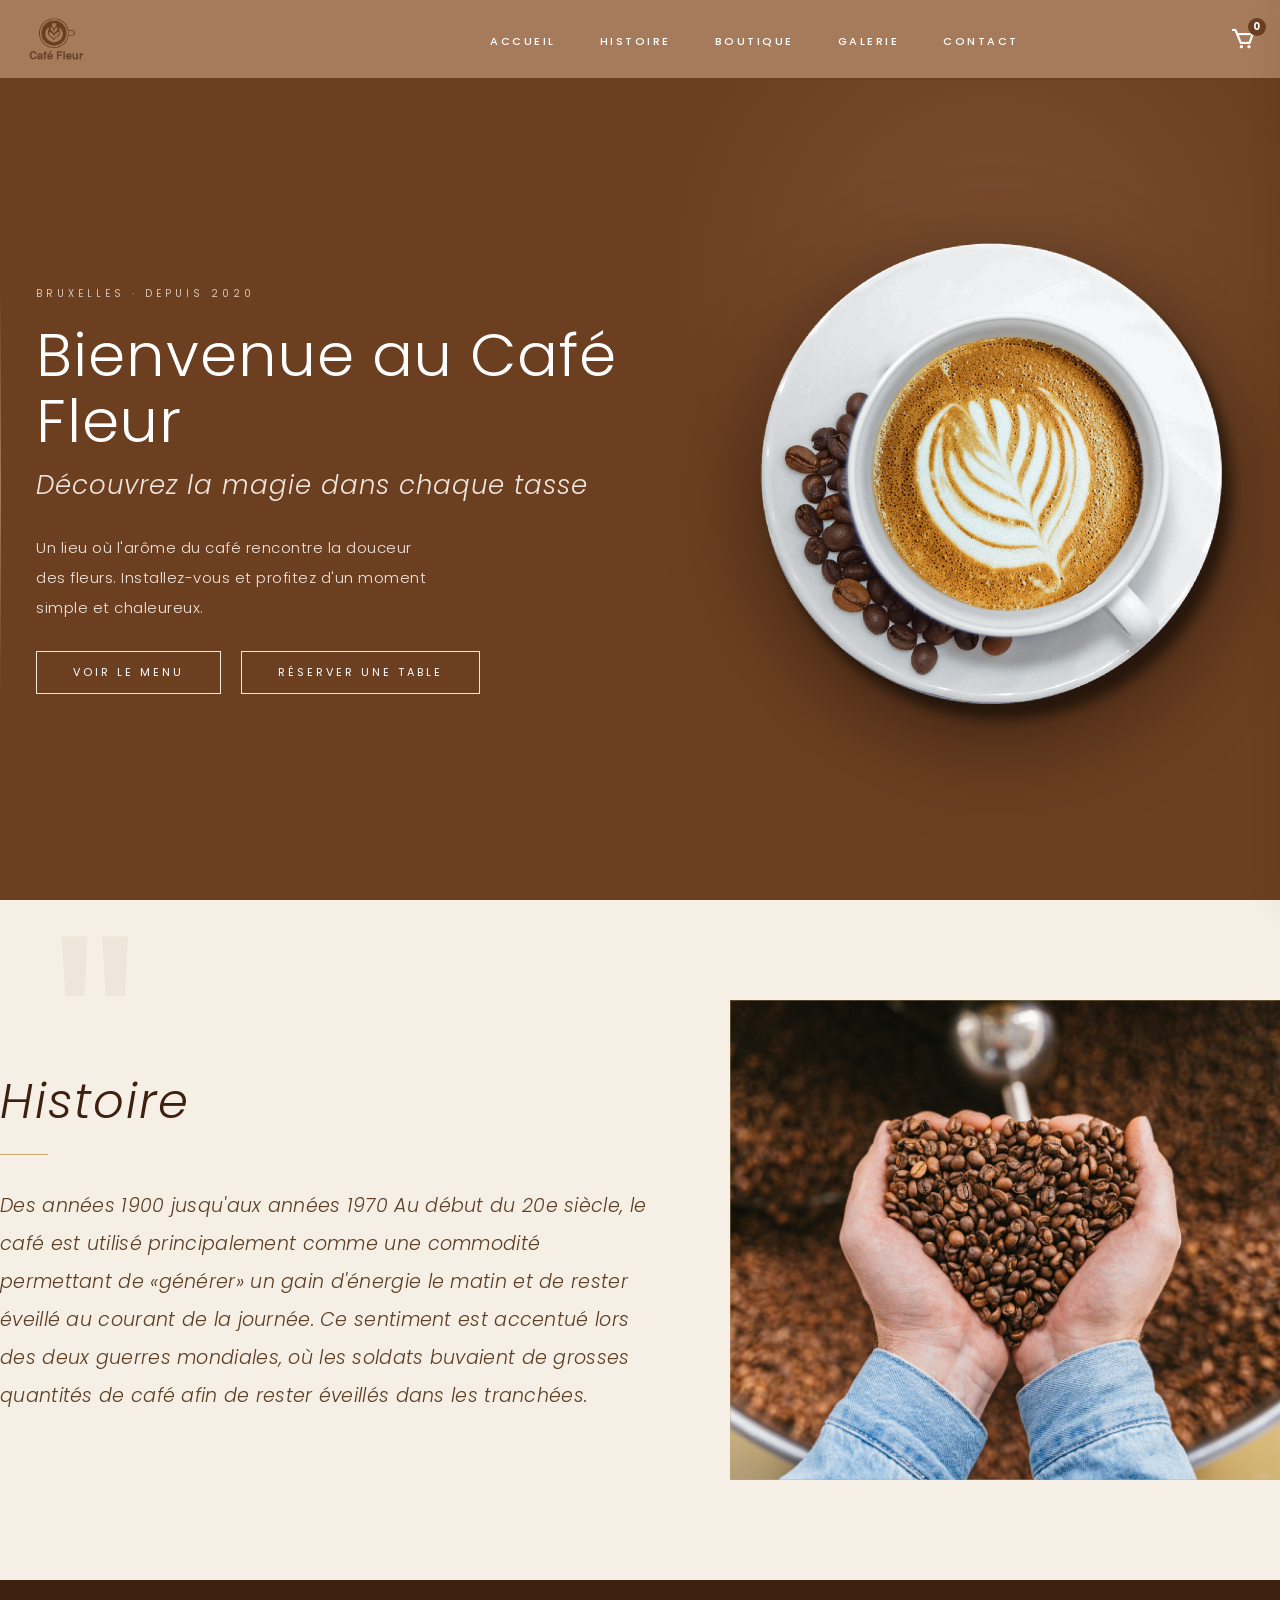
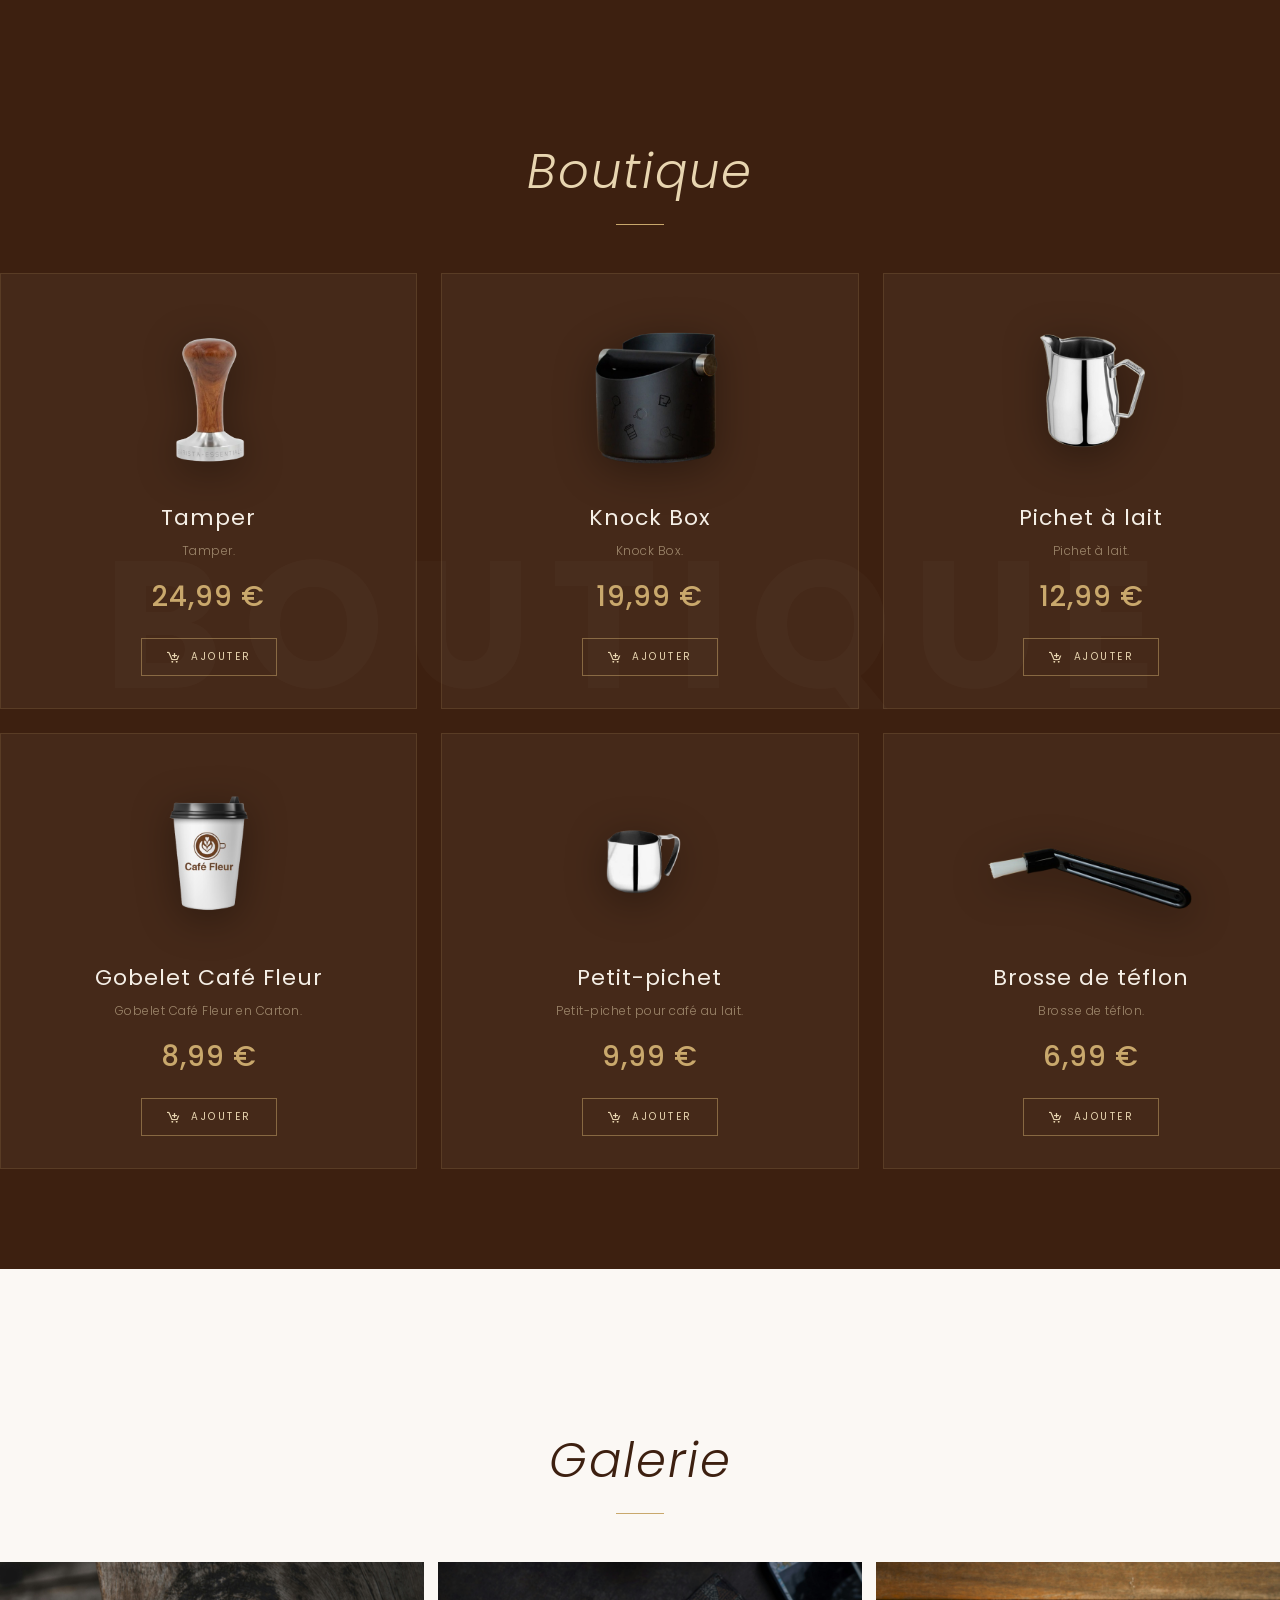
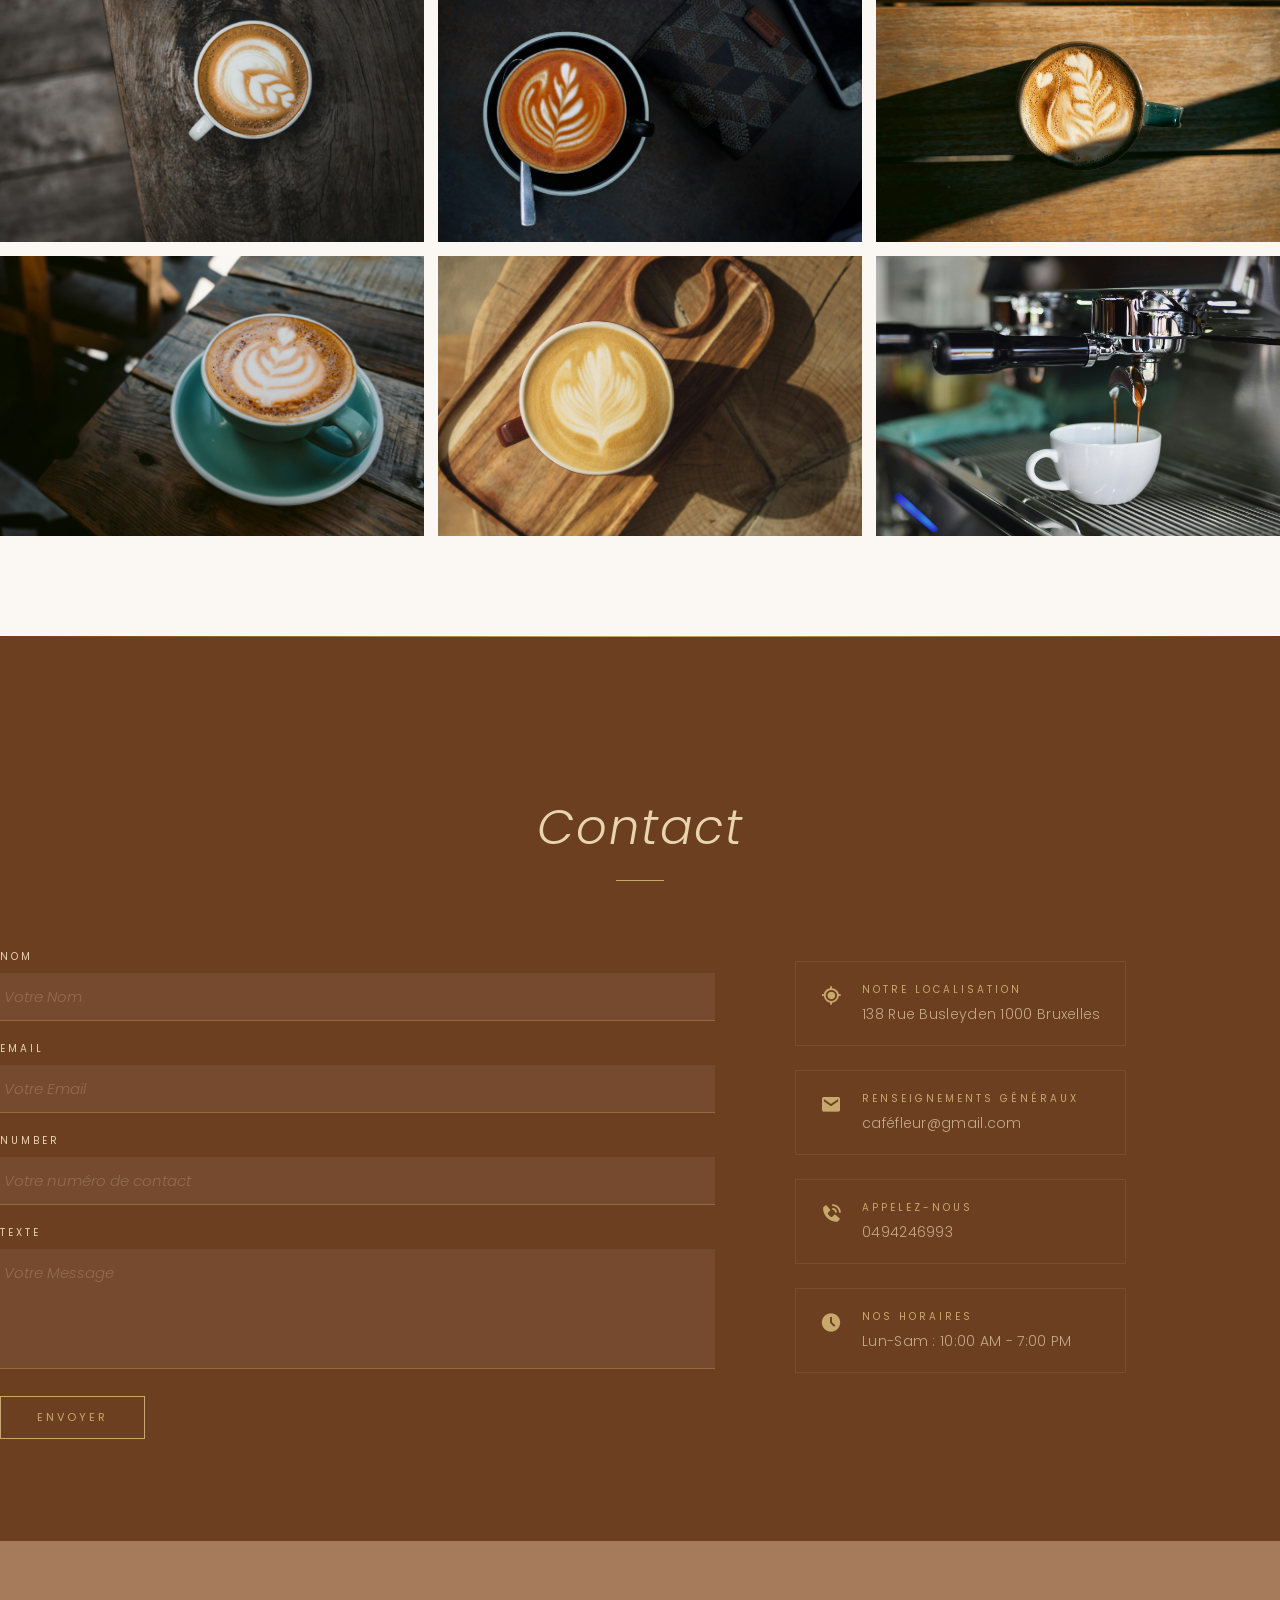
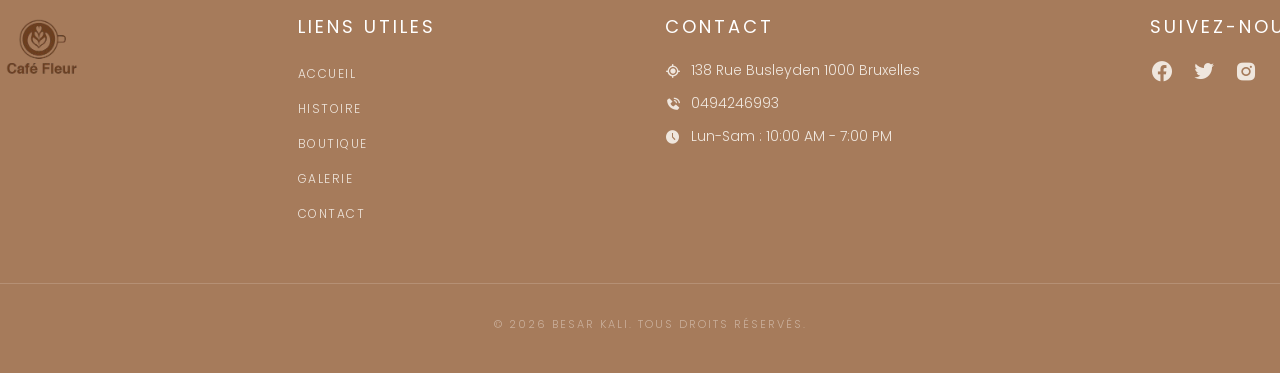
<file: index.html>
<!DOCTYPE html>
<html lang="en">

<head>
    <meta charset="UTF-8">
    <meta name="viewport" content="width=device-width, initial-scale=1.0">
    <title>Café Fleur</title>
</head>
<link rel="stylesheet" href="style.css">
<!-- Box Icon Link -->
<link href='https://unpkg.com/boxicons@2.1.4/css/boxicons.min.css' rel='stylesheet'>
</head>

<body>
    <!-- Header & Navbar Section -->
    <header>
        <nav>
            <div class="nav_logo">
                <a href="index.html">
                    <img src="logo.png" alt="Coffee Logo">
                </a>
            </div>

            <input type="checkbox" id="click">
            <label for="click">
                <i class='menu_btn bx bx-menu'></i>
                <i class='close_btn bx bx-x-circle'></i>
            </label>

            <ul>
                <li><a href="index.html">Accueil</a></li>
                <li><a href="#about">Histoire</a></li>
                <li><a href="#service">Boutique</a></li>
                <li><a href="#gallery">Galerie</a></li>
                <li><a href="#contact">Contact</a></li>
            </ul>

            <!-- Cart Icon in Navbar -->
            <div class="cart_icon" onclick="toggleCart()">
                <i class='bx bx-cart'></i>
                <span class="cart_count" id="cart_count">0</span>
            </div>
        </nav>
    </header>

    <!-- Cart Sidebar -->
    <div class="cart_sidebar" id="cart_sidebar">
        <div class="cart_header">
            <h3>🛒 Mon Panier</h3>
            <i class='bx bx-x close_cart' onclick="toggleCart()"></i>
        </div>
        <div class="cart_items" id="cart_items">
            <p class="empty_cart">Votre panier est vide.</p>
        </div>
        <div class="cart_footer">
            <div class="cart_total">
                <span>Total :</span>
                <span id="cart_total">0,00 €</span>
            </div>
            <button class="button cart_checkout">Commander</button>
        </div>
    </div>
    <div class="cart_overlay" id="cart_overlay" onclick="toggleCart()"></div>

    <!-- Hero Section -->
    <section class="hero_section">
        <div class="section_container">
            <div class="hero_container">
                <div class="text_section">
                    <span class="hero_eyebrow">Bruxelles · Depuis 2020</span>
                    <h2>Bienvenue au Café Fleur</h2>
                    <h3>Découvrez la magie dans chaque tasse</h3>
                    <p>Un lieu où l'arôme du café rencontre la douceur des fleurs.
                        Installez-vous et profitez d'un moment simple et chaleureux.</p>

                    <div class="hero_section_button">
                        <a href="menucafefleur.pdf" class="button" target="_blank" download>
                            Voir le menu
                        </a>
                        <a href="reservation.html" class="button">Réserver une table</a>
                    </div>
                </div>

                <div class="imgae_section">
                    <img src="cofffee_image.png" alt="Coffee">
                </div>
            </div>
        </div>
    </section>

    <!-- About Us Section -->
    <section class="about_us" id="about">
        <div class="section_container">
            <div class="about_container">
                <div class="text_section">
                    <h2 class="section_title">Histoire</h2>
                    <p>
                        Des années 1900 jusqu'aux années 1970

                        Au début du 20e siècle, le café est utilisé principalement comme une commodité
                        permettant de «générer» un gain d'énergie le matin et de rester éveillé au courant de la
                        journée.
                        Ce sentiment est accentué lors des deux guerres mondiales,
                        où les soldats buvaient de grosses quantités de café afin de rester éveillés dans les tranchées.
                    </p>
                </div>

                <div class="image_section">
                    <img src="pexels1.jpg" alt="coffee">
                </div>
            </div>
        </div>
    </section>

    <!-- Services Section -->
    <section class="services" id="service">
        <h2 class="section_title">Boutique</h2>
        <div class="section_container">
            <div class="service_container">
                <div class="services_items">
                    <img src="2025-06-10_192406-removebg-preview.png" alt="Hot Beverages">
                    <div class="services_text">
                        <h3>Tamper</h3>
                        <p class="product_desc">Tamper.</p>
                        <p class="product_price">24,99 €</p>
                        <button class="button add_to_cart" onclick="addToCart('Tamper', 24.99)">
                            <i class='bx bx-cart-add'></i> Ajouter
                        </button>
                    </div>
                </div>
                <div class="services_items">
                    <img src="2025-06-17_211222-removebg-preview (1).png" alt="Cold Beverages">
                    <div class="services_text">
                        <h3>Knock Box</h3>
                        <p class="product_desc">Knock Box.</p>
                        <p class="product_price">19,99 €</p>
                        <button class="button add_to_cart" onclick="addToCart('Knock Box', 19.99)">
                            <i class='bx bx-cart-add'></i> Ajouter
                        </button>
                    </div>
                </div>
                <div class="services_items">
                    <img src="2025-06-17_143156-removebg-preview.png" alt="Refreshment">
                    <div class="services_text">
                        <h3>Pichet à lait</h3>
                        <p class="product_desc">Pichet à lait.</p>
                        <p class="product_price">12,99 €</p>
                        <button class="button add_to_cart" onclick="addToCart('Pichet à lait', 12.99)">
                            <i class='bx bx-cart-add'></i> Ajouter
                        </button>
                    </div>
                </div>
                <div class="services_items">
                    <img src="2025-06-17_145118-removebg-preview.png" alt="Special Combos">
                    <div class="services_text">
                        <h3>Gobelet Café Fleur</h3>
                        <p class="product_desc">Gobelet Café Fleur en Carton.</p>
                        <p class="product_price">8,99 €</p>
                        <button class="button add_to_cart" onclick="addToCart('Gobelet Café Fleur', 8.99)">
                            <i class='bx bx-cart-add'></i> Ajouter
                        </button>
                    </div>
                </div>
                <div class="services_items">
                    <img src="2025-06-17_210335-removebg-preview.png" alt="Burger & French Fries">
                    <div class="services_text">
                        <h3>Petit-pichet</h3>
                        <p class="product_desc">Petit-pichet pour café au lait.</p>
                        <p class="product_price">9,99 €</p>
                        <button class="button add_to_cart" onclick="addToCart('Petit-pichet', 9.99)">
                            <i class='bx bx-cart-add'></i> Ajouter
                        </button>
                    </div>
                </div>
                <div class="services_items">
                    <img src="2025-06-17_204748-removebg-preview.png" alt="Desserts">
                    <div class="services_text">
                        <h3>Brosse de téflon</h3>
                        <p class="product_desc">Brosse de téflon.</p>
                        <p class="product_price">6,99 €</p>
                        <button class="button add_to_cart" onclick="addToCart('Brosse de téflon', 6.99)">
                            <i class='bx bx-cart-add'></i> Ajouter
                        </button>
                    </div>
                </div>
            </div>
        </div>
    </section>

    <!-- Gallery Section -->
    <section class="gallery" id="gallery">
        <h2 class="section_title">Galerie</h2>
        <div class="section_container">
            <div class="gallery_container">
                <div class="gallery_items">
                    <img src="gallery_1.jpg" alt="Gallery Image">
                </div>
                <div class="gallery_items">
                    <img src="gallery_2.jpg" alt="Gallery Image">
                </div>
                <div class="gallery_items">
                    <img src="gallery_3.jpg" alt="Gallery Image">
                </div>
                <div class="gallery_items">
                    <img src="gallery_4.jpg" alt="Gallery Image">
                </div>
                <div class="gallery_items">
                    <img src="gallery_5.jpg" alt="Gallery Image">
                </div>
                <div class="gallery_items">
                    <img src="gallery_6.jpg" alt="Gallery Image">
                </div>
            </div>
        </div>
    </section>

    <!-- Contact Section -->
    <section class="contact" id="contact">
        <h2 class="section_title">Contact</h2>
        <div class="section_container">
            <div class="contact_container">
                <div class="contact_form">
                    <form action="#">
                        <div class="field">
                            <label for="Name">Nom</label>
                            <input type="text" id="Name" placeholder="Votre Nom" required>
                        </div>
                        <div class="field">
                            <label for="email">Email</label>
                            <input type="text" id="email" placeholder="Votre Email" required>
                        </div>
                        <div class="field">
                            <label for="number">Number</label>
                            <input type="number" id="number" placeholder="Votre numéro de contact" required>
                        </div>
                        <div class="field">
                            <label for="textarea">Texte</label>
                            <textarea name="textarea" id="textarea" placeholder="Votre Message"></textarea>
                        </div>

                        <button class="button" id="submit">Envoyer</button>
                    </form>
                </div>

                <div class="contact_text">
                    <div class="contact_items">
                        <i class='bx bx-current-location'></i>
                        <div class="contact_details">
                            <h3>Notre localisation</h3>
                            <p>138 Rue Busleyden 1000 Bruxelles</p>
                        </div>
                    </div>
                    <div class="contact_items">
                        <i class='bx bxs-envelope'></i>
                        <div class="contact_details">
                            <h3>Renseignements généraux</h3>
                            <p>caféfleur@gmail.com</p>
                        </div>
                    </div>
                    <div class="contact_items">
                        <i class='bx bxs-phone-call'></i>
                        <div class="contact_details">
                            <h3>Appelez-nous</h3>
                            <p>0494246993</p>
                        </div>
                    </div>
                    <div class="contact_items">
                        <i class='bx bxs-time-five'></i>
                        <div class="contact_details">
                            <h3>Nos horaires</h3>
                            <p>Lun-Sam : 10:00 AM - 7:00 PM</p>
                        </div>
                    </div>
                </div>
            </div>
        </div>
    </section>

    <!-- Footer Section -->
    <footer>
        <div class="section_container">
            <div class="footer_section">
                <div class="footer_logo">
                    <a href="index.html">
                        <img src="logo.png" alt="Coffee Logo">
                    </a>
                </div>

                <div class="useful_links">
                    <h3>Liens utiles</h3>
                    <ul>
                        <li><a href="index.html">Accueil</a></li>
                        <li><a href="#about">Histoire</a></li>
                        <li><a href="#service">Boutique</a></li>
                        <li><a href="#gallery">Galerie</a></li>
                        <li><a href="#contact">Contact</a></li>
                    </ul>
                </div>

                <div class="contact_us">
                    <h3>Contact</h3>
                    <ul>
                        <li><i class='bx bx-current-location'></i> <span>138 Rue Busleyden 1000 Bruxelles
                            </span></li>
                        <li><i class='bx bxs-phone-call'></i> <span>0494246993</span></li>
                        <li><i class='bx bxs-time-five'></i> <span>Lun-Sam : 10:00 AM - 7:00 PM</span></li>
                    </ul>
                </div>

                <div class="follow_us">
                    <h3>Suivez-nous</h3>
                    <i class='bx bxl-facebook-circle'></i>
                    <i class='bx bxl-twitter'></i>
                    <i class='bx bxl-instagram-alt'></i>
                </div>
            </div>
            <div class="copyright">
                <p>&copy; 2026 Besar Kali. Tous droits réservés.</p>
            </div>
        </div>
    </footer>

    <script>
        let cart = [];

        function addToCart(name, price) {
            const existing = cart.find(item => item.name === name);
            if (existing) {
                existing.qty++;
            } else {
                cart.push({ name, price, qty: 1 });
            }
            updateCart();
            openCart();
        }

        function removeFromCart(name) {
            cart = cart.filter(item => item.name !== name);
            updateCart();
        }

        function changeQty(name, delta) {
            const item = cart.find(i => i.name === name);
            if (item) {
                item.qty += delta;
                if (item.qty <= 0) removeFromCart(name);
                else updateCart();
            }
        }

        function updateCart() {
            const cartItems = document.getElementById('cart_items');
            const cartCount = document.getElementById('cart_count');
            const cartTotal = document.getElementById('cart_total');

            const totalQty = cart.reduce((sum, i) => sum + i.qty, 0);
            const totalPrice = cart.reduce((sum, i) => sum + i.price * i.qty, 0);

            cartCount.textContent = totalQty;
            cartTotal.textContent = totalPrice.toFixed(2).replace('.', ',') + ' €';

            if (cart.length === 0) {
                cartItems.innerHTML = '<p class="empty_cart">Votre panier est vide.</p>';
                return;
            }

            cartItems.innerHTML = cart.map(item => `
                <div class="cart_item">
                    <div class="cart_item_info">
                        <span class="cart_item_name">${item.name}</span>
                        <span class="cart_item_price">${(item.price * item.qty).toFixed(2).replace('.', ',')} €</span>
                    </div>
                    <div class="cart_item_controls">
                        <button onclick="changeQty('${item.name}', -1)">−</button>
                        <span>${item.qty}</span>
                        <button onclick="changeQty('${item.name}', 1)">+</button>
                        <i class='bx bx-trash' onclick="removeFromCart('${item.name}')"></i>
                    </div>
                </div>
            `).join('');
        }

        function toggleCart() {
            const sidebar = document.getElementById('cart_sidebar');
            const overlay = document.getElementById('cart_overlay');
            sidebar.classList.toggle('open');
            overlay.classList.toggle('open');
        }

        function openCart() {
            const sidebar = document.getElementById('cart_sidebar');
            const overlay = document.getElementById('cart_overlay');
            sidebar.classList.add('open');
            overlay.classList.add('open');
        }
    </script>
</body>

</html>
</file>
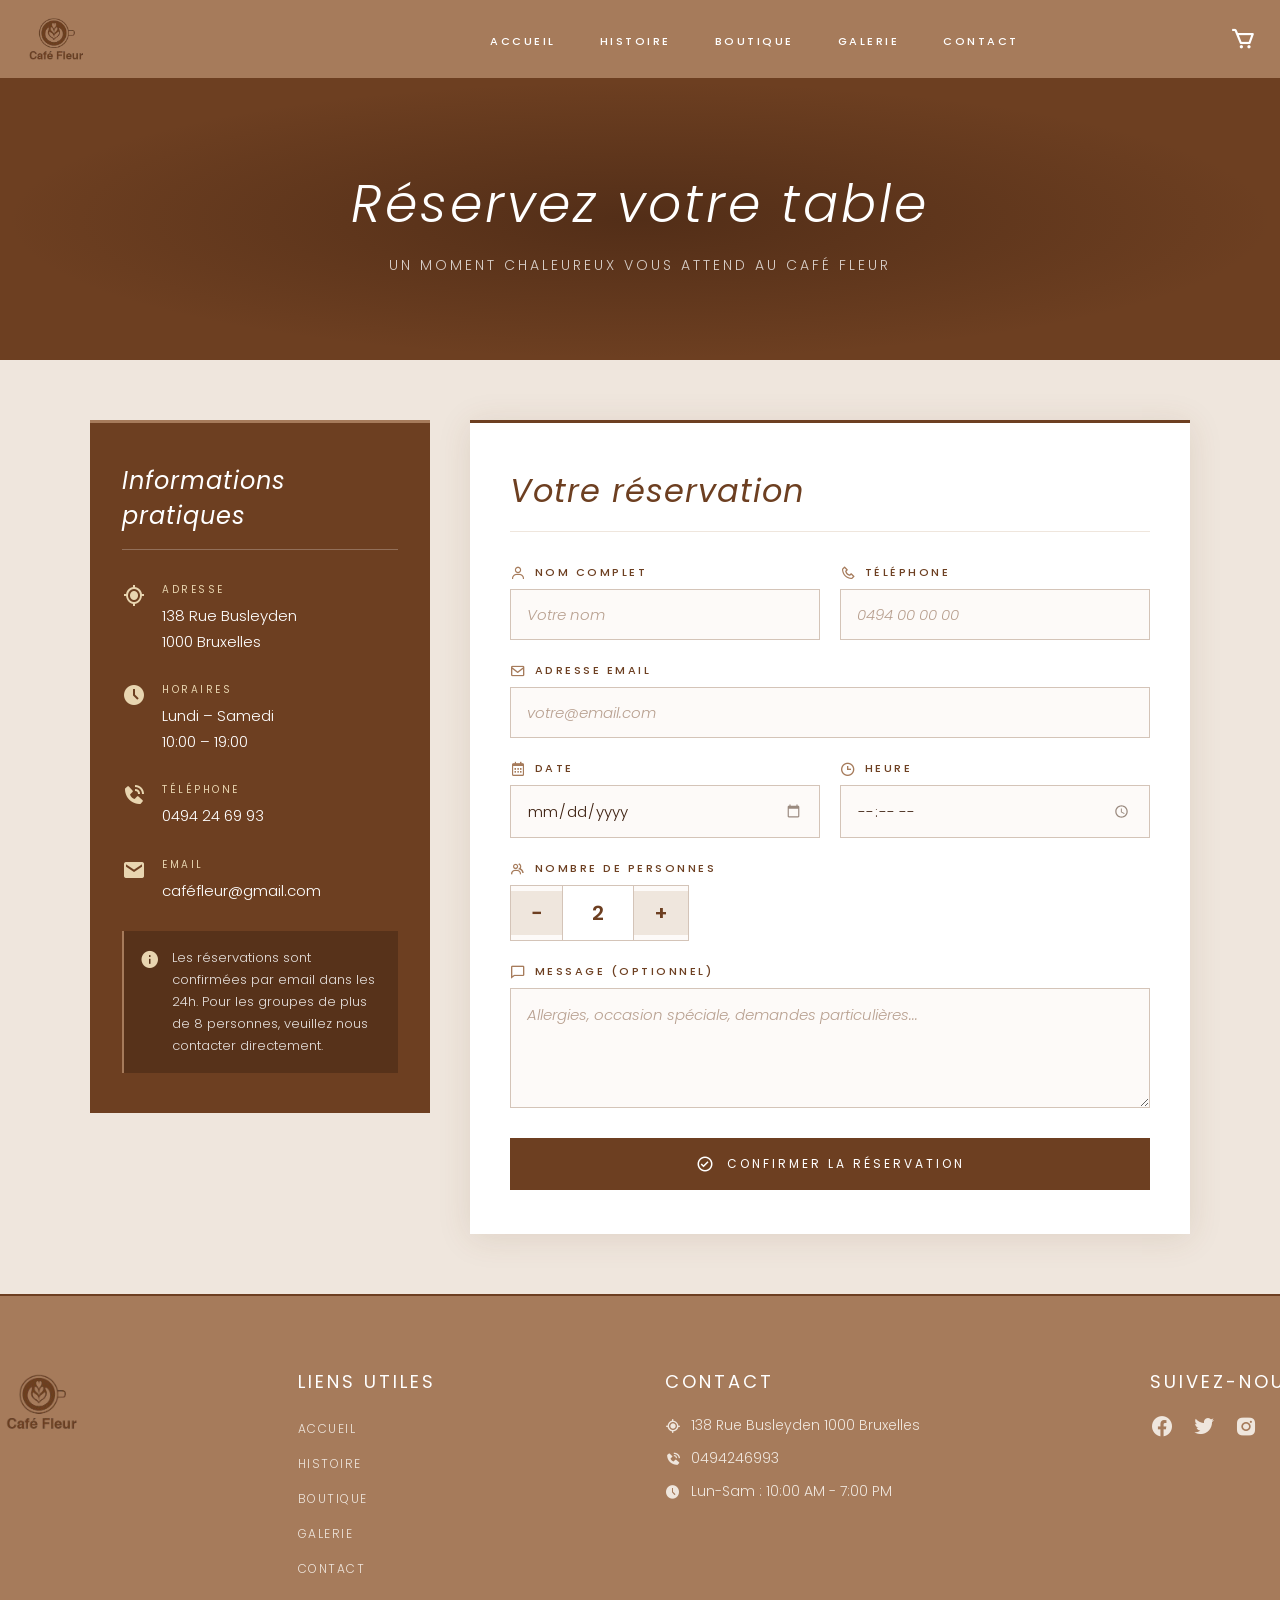
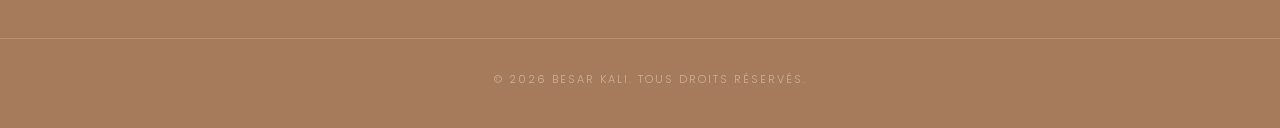
<file: reservation.html>
<!DOCTYPE html>
<html lang="fr">

<head>
    <meta charset="UTF-8">
    <meta name="viewport" content="width=device-width, initial-scale=1.0">
    <title>Réservation - Café Fleur</title>
    <link rel="stylesheet" href="style.css">
    <link rel="stylesheet" href="reservation.css">
    <link href='https://unpkg.com/boxicons@2.1.4/css/boxicons.min.css' rel='stylesheet'>
</head>

<body>

    <header>
        <nav>
            <div class="nav_logo">
                <a href="index.html"><img src="logo.png" alt="Coffee Logo"></a>
            </div>
            <input type="checkbox" id="click">
            <label for="click">
                <i class='menu_btn bx bx-menu'></i>
                <i class='close_btn bx bx-x-circle'></i>
            </label>
            <ul>
                <li><a href="index.html">Accueil</a></li>
                <li><a href="index.html#about">Histoire</a></li>
                <li><a href="index.html#service">Boutique</a></li>
                <li><a href="index.html#gallery">Galerie</a></li>
                <li><a href="index.html#contact">Contact</a></li>
            </ul>
            <div class="cart_icon" onclick="window.location='index.html#service'">
                <i class='bx bx-cart'></i>
            </div>
        </nav>
    </header>

    <!-- Bannière -->
    <div class="reservation_hero">
        <div class="reservation_hero_overlay">
            <h1>Réservez votre table</h1>
            <p>Un moment chaleureux vous attend au Café Fleur</p>
        </div>
    </div>

    <main class="reservation_main">
        <div class="reservation_wrapper">

            <!-- Panneau info gauche -->
            <div class="reservation_info">
                <h2>Informations pratiques</h2>
                <div class="info_item">
                    <i class='bx bx-current-location'></i>
                    <div>
                        <h4>Adresse</h4>
                        <p>138 Rue Busleyden<br>1000 Bruxelles</p>
                    </div>
                </div>
                <div class="info_item">
                    <i class='bx bxs-time-five'></i>
                    <div>
                        <h4>Horaires</h4>
                        <p>Lundi – Samedi<br>10:00 – 19:00</p>
                    </div>
                </div>
                <div class="info_item">
                    <i class='bx bxs-phone-call'></i>
                    <div>
                        <h4>Téléphone</h4>
                        <p>0494 24 69 93</p>
                    </div>
                </div>
                <div class="info_item">
                    <i class='bx bxs-envelope'></i>
                    <div>
                        <h4>Email</h4>
                        <p>caféfleur@gmail.com</p>
                    </div>
                </div>
                <div class="info_note">
                    <i class='bx bxs-info-circle'></i>
                    <p>Les réservations sont confirmées par email dans les 24h. Pour les groupes de plus de 8 personnes,
                        veuillez nous contacter directement.</p>
                </div>
            </div>

            <!-- Formulaire droite -->
            <div class="reservation_form_panel">
                <h2>Votre réservation</h2>
                <form action="submit_reservation.php" method="POST" class="reservation_form">
                    <div class="form_row">
                        <div class="form_group">
                            <label for="name"><i class='bx bx-user'></i> Nom complet</label>
                            <input type="text" id="name" name="name" placeholder="Votre nom" required>
                        </div>
                        <div class="form_group">
                            <label for="phone"><i class='bx bx-phone'></i> Téléphone</label>
                            <input type="tel" id="phone" name="phone" placeholder="0494 00 00 00" required>
                        </div>
                    </div>
                    <div class="form_group full">
                        <label for="email"><i class='bx bx-envelope'></i> Adresse email</label>
                        <input type="email" id="email" name="email" placeholder="votre@email.com" required>
                    </div>
                    <div class="form_row">
                        <div class="form_group">
                            <label for="date"><i class='bx bx-calendar'></i> Date</label>
                            <input type="date" id="date" name="date" required>
                        </div>
                        <div class="form_group">
                            <label for="time"><i class='bx bx-time'></i> Heure</label>
                            <input type="time" id="time" name="time" min="10:00" max="18:30" required>
                        </div>
                    </div>
                    <div class="form_group full">
                        <label for="guests"><i class='bx bx-group'></i> Nombre de personnes</label>
                        <div class="guests_selector">
                            <button type="button" class="guests_btn" onclick="changeGuests(-1)">−</button>
                            <input type="number" id="guests" name="guests" value="2" min="1" max="10" readonly>
                            <button type="button" class="guests_btn" onclick="changeGuests(1)">+</button>
                        </div>
                    </div>
                    <div class="form_group full">
                        <label for="message"><i class='bx bx-comment'></i> Message (optionnel)</label>
                        <textarea id="message" name="message"
                            placeholder="Allergies, occasion spéciale, demandes particulières..."></textarea>
                    </div>
                    <button type="submit" class="submit_btn">
                        <i class='bx bx-check-circle'></i> Confirmer la réservation
                    </button>
                </form>
            </div>

        </div>
    </main>

    <footer>
        <div class="section_container">
            <div class="footer_section">
                <div class="footer_logo">
                    <a href="index.html"><img src="logo.png" alt="Coffee Logo"></a>
                </div>
                <div class="useful_links">
                    <h3>Liens utiles</h3>
                    <ul>
                        <li><a href="index.html">Accueil</a></li>
                        <li><a href="index.html#about">Histoire</a></li>
                        <li><a href="index.html#service">Boutique</a></li>
                        <li><a href="index.html#gallery">Galerie</a></li>
                        <li><a href="index.html#contact">Contact</a></li>
                    </ul>
                </div>
                <div class="contact_us">
                    <h3>Contact</h3>
                    <ul>
                        <li><i class='bx bx-current-location'></i> <span>138 Rue Busleyden 1000 Bruxelles</span></li>
                        <li><i class='bx bxs-phone-call'></i> <span>0494246993</span></li>
                        <li><i class='bx bxs-time-five'></i> <span>Lun-Sam : 10:00 AM - 7:00 PM</span></li>
                    </ul>
                </div>
                <div class="follow_us">
                    <h3>Suivez-nous</h3>
                    <i class='bx bxl-facebook-circle'></i>
                    <i class='bx bxl-twitter'></i>
                    <i class='bx bxl-instagram-alt'></i>
                </div>
            </div>
            <div class="copyright">
                <p>&copy; 2026 Besar Kali. Tous droits réservés.</p>
            </div>
        </div>
    </footer>

    <script>
        function changeGuests(delta) {
            const input = document.getElementById('guests');
            let val = parseInt(input.value) + delta;
            if (val < 1) val = 1;
            if (val > 10) val = 10;
            input.value = val;
        }
        const dateInput = document.getElementById('date');
        dateInput.setAttribute('min', new Date().toISOString().split('T')[0]);
    </script>
</body>

</html>
</file>
<file: style.css>
@import url('https://fonts.googleapis.com/css2?family=Poppins:ital,wght@0,300;0,400;0,500;0,600;0,700;1,300;1,400&display=swap');

* {
    margin: 0;
    padding: 0;
    box-sizing: border-box;
}

:root {
    --cream: #F5EFE6;
    --warm-white: #FBF8F4;
    --brown-deep: #3D2010;
    --brown-mid: #6D3F21;
    --brown-light: #A67B5B;
    --gold: #C9A86C;
    --gold-light: #E8D5B0;
    --text-dark: #2A1A0E;
    --text-mid: #5C3D22;
    --text-light: #9B7454;
    --site-max-width: 1300px;
}

html {
    scroll-behavior: smooth;
}

body {
    font-family: 'Poppins', sans-serif;
    background: var(--warm-white);
    color: var(--text-dark);
    overflow-x: hidden;
}

a {
    text-decoration: none;
}

ul li {
    list-style: none;
}

/* ============ BUTTONS ============ */
.button {
    display: inline-block;
    padding: 12px 36px;
    border: 1.5px solid var(--gold);
    outline: none;
    cursor: pointer;
    border-radius: 0;
    background: transparent;
    color: var(--gold);
    font-family: 'Poppins', sans-serif;
    font-size: 11px;
    font-weight: 400;
    letter-spacing: 3px;
    text-transform: uppercase;
    transition: all 0.4s ease;
    position: relative;
    overflow: hidden;
    z-index: 1;
}

.button::before {
    content: '';
    position: absolute;
    inset: 0;
    background: var(--gold);
    transform: translateX(-101%);
    transition: transform 0.4s ease;
    z-index: -1;
}

.button:hover {
    color: var(--brown-deep);
}

.button:hover::before {
    transform: translateX(0);
}

.hero_section .button {
    color: #fff;
    border-color: #efe6dd;
}

.hero_section .button::before {
    background: #a67b5b;
}

.hero_section .button:hover {
    color: #fff;
    border-color: #a67b5b;
}

#submit:hover {
    color: var(--brown-deep);
}

/* ============ LAYOUT ============ */
.section_container {
    width: var(--site-max-width);
    margin: 0 auto;
}

.section_title {
    text-align: center;
    padding: 56px 0 48px;
    font-family: 'Poppins', sans-serif;
    font-size: 48px;
    font-weight: 300;
    font-style: italic;
    letter-spacing: 2px;
    color: var(--brown-deep);
}

.section_title::after {
    content: '';
    width: 48px;
    background: var(--gold);
    height: 1px;
    display: block;
    margin: 16px auto 0;
}

/* ============ HEADER / NAV ============ */
header {
    position: fixed;
    top: 0;
    width: 100%;
    height: 80px;
    z-index: 100;
    background: #a67b5b;
    display: flex;
    align-items: center;
    justify-content: center;
    border-bottom: 2px solid #6D3F21;
}

nav {
    width: 100%;
    max-width: var(--site-max-width);
    padding: 0 24px;
    display: flex;
    justify-content: space-between;
    align-items: center;
}

nav .nav_logo a {
    display: flex;
    width: 64px;
    height: 64px;
}

nav .nav_logo img {
    width: 64px;
    height: 64px;
    object-fit: contain;
}

nav ul {
    display: flex;
    gap: 4px;
}

nav ul li {
    padding: 8px 20px;
    cursor: pointer;
    position: relative;
}

nav ul li::after {
    content: '';
    position: absolute;
    bottom: 4px;
    left: 20px;
    right: 20px;
    height: 1px;
    background: #efe6dd;
    transform: scaleX(0);
    transition: transform 0.3s ease;
}

nav ul li:hover::after {
    transform: scaleX(1);
}

nav ul li a {
    font-size: 11px;
    font-weight: 500;
    letter-spacing: 2.5px;
    text-transform: uppercase;
    color: #fff;
    transition: color 0.3s ease;
}

nav ul li:hover a {
    color: #efe6dd;
}

nav label {
    font-size: 28px;
    color: #fff;
    cursor: pointer;
}

label .menu_btn,
label .close_btn {
    display: none;
}

#click {
    display: none;
}

/* ============ CART ============ */
.cart_icon {
    position: relative;
    cursor: pointer;
    color: #fff;
    font-size: 26px;
    display: flex;
    align-items: center;
    transition: color 0.3s ease;
}

.cart_icon:hover {
    color: #efe6dd;
}

.cart_icon .cart_count {
    position: absolute;
    top: -8px;
    right: -10px;
    background: #6D3F21;
    color: #fff;
    font-size: 10px;
    font-weight: 700;
    width: 18px;
    height: 18px;
    border-radius: 50%;
    display: flex;
    align-items: center;
    justify-content: center;
}

.cart_sidebar {
    position: fixed;
    top: 0;
    right: -420px;
    width: 400px;
    height: 100vh;
    background: var(--warm-white);
    z-index: 999;
    box-shadow: -8px 0 40px rgba(61, 32, 16, 0.2);
    display: flex;
    flex-direction: column;
    transition: right 0.5s cubic-bezier(0.77, 0, 0.175, 1);
}

.cart_sidebar.open {
    right: 0;
}

.cart_overlay {
    display: none;
    position: fixed;
    inset: 0;
    background: rgba(42, 20, 10, 0.55);
    z-index: 998;
    backdrop-filter: blur(3px);
}

.cart_overlay.open {
    display: block;
}

.cart_header {
    display: flex;
    justify-content: space-between;
    align-items: center;
    padding: 24px 28px;
    background: var(--brown-deep);
    color: var(--gold-light);
}

.cart_header h3 {
    font-family: 'Poppins', sans-serif;
    font-size: 22px;
    font-weight: 400;
    font-style: italic;
    letter-spacing: 1px;
}

.cart_header .close_cart {
    font-size: 24px;
    cursor: pointer;
    transition: transform 0.3s ease, color 0.3s ease;
    color: var(--gold-light);
}

.cart_header .close_cart:hover {
    transform: rotate(90deg);
    color: var(--gold);
}

.cart_items {
    flex: 1;
    overflow-y: auto;
    padding: 20px 28px;
}

.cart_items::-webkit-scrollbar {
    width: 4px;
}

.cart_items::-webkit-scrollbar-track {
    background: var(--cream);
}

.cart_items::-webkit-scrollbar-thumb {
    background: var(--brown-light);
    border-radius: 2px;
}

.empty_cart {
    text-align: center;
    color: var(--text-light);
    margin-top: 60px;
    font-size: 14px;
    font-style: italic;
    letter-spacing: 1px;
}

.cart_item {
    border-bottom: 1px solid rgba(166, 123, 91, 0.2);
    padding: 16px 0;
}

.cart_item_info {
    display: flex;
    justify-content: space-between;
    margin-bottom: 10px;
}

.cart_item_name {
    font-weight: 400;
    font-size: 15px;
    color: var(--text-dark);
    letter-spacing: 0.5px;
}

.cart_item_price {
    font-weight: 600;
    color: var(--brown-mid);
    font-size: 14px;
}

.cart_item_controls {
    display: flex;
    align-items: center;
    gap: 12px;
}

.cart_item_controls button {
    width: 28px;
    height: 28px;
    border-radius: 0;
    border: 1px solid var(--brown-light);
    background: transparent;
    color: var(--brown-mid);
    font-size: 16px;
    cursor: pointer;
    display: flex;
    align-items: center;
    justify-content: center;
    transition: all 0.2s ease;
}

.cart_item_controls button:hover {
    background: var(--brown-mid);
    color: #fff;
    border-color: var(--brown-mid);
}

.cart_item_controls span {
    font-weight: 500;
    font-size: 15px;
    min-width: 20px;
    text-align: center;
    color: var(--text-dark);
}

.cart_item_controls .bx-trash {
    font-size: 18px;
    color: #c0392b;
    cursor: pointer;
    margin-left: auto;
    transition: transform 0.2s ease;
}

.cart_item_controls .bx-trash:hover {
    transform: scale(1.2);
}

.cart_footer {
    padding: 24px 28px;
    border-top: 1px solid rgba(166, 123, 91, 0.2);
    background: var(--cream);
}

.cart_total {
    display: flex;
    justify-content: space-between;
    align-items: baseline;
    margin-bottom: 20px;
}

.cart_total span:first-child {
    font-size: 11px;
    text-transform: uppercase;
    letter-spacing: 2px;
    color: var(--text-light);
}

.cart_total span:last-child {
    font-family: 'Poppins', sans-serif;
    font-size: 26px;
    font-weight: 500;
    color: var(--brown-mid);
}

.cart_checkout {
    width: 100%;
    padding: 14px;
    font-size: 11px;
    text-align: center;
    background: var(--brown-deep);
    border-color: var(--brown-deep);
    color: var(--gold-light);
}

.cart_checkout::before {
    background: var(--gold-light);
}

.cart_checkout:hover {
    color: var(--brown-deep);
    border-color: var(--brown-deep);
}

/* ============ HERO ============ */
.hero_section {
    margin-top: 80px;
    background: #6D3F21;
    height: calc(100vh - 80px);
    position: relative;
    overflow: hidden;
}

.hero_section::before {
    content: '';
    position: absolute;
    top: -20%;
    right: -5%;
    width: 700px;
    height: 700px;
    background: radial-gradient(circle, rgba(166, 123, 91, 0.25) 0%, transparent 65%);
    pointer-events: none;
}

.hero_section .section_container {
    height: 100%;
    display: flex;
    align-items: center;
}

.hero_container {
    display: flex;
    justify-content: space-between;
    gap: 60px;
    align-items: center;
    width: 100%;
}

.hero_container .text_section {
    position: relative;
    padding-left: 36px;
}

.hero_container .text_section::before {
    content: '';
    position: absolute;
    left: 0;
    top: 0;
    bottom: 0;
    width: 1px;
    background: linear-gradient(to bottom, transparent, #a67b5b, transparent);
}

.hero_eyebrow {
    display: block;
    font-size: 10px;
    letter-spacing: 4px;
    color: #efe6dd;
    opacity: 0.8;
    text-transform: uppercase;
    margin-bottom: 20px;
}

.hero_container .text_section h2 {
    font-family: 'Poppins', sans-serif;
    font-size: 60px;
    font-weight: 300;
    color: #fff;
    line-height: 1.1;
    letter-spacing: 1px;
}

.hero_container .text_section h3 {
    font-family: 'Poppins', sans-serif;
    font-size: 26px;
    font-weight: 300;
    font-style: italic;
    color: #efe6dd;
    margin-top: 12px;
    letter-spacing: 1px;
}

.hero_container .text_section p {
    font-size: 15px;
    font-weight: 300;
    color: #efe6dd;
    margin: 28px 0;
    line-height: 2;
    letter-spacing: 0.5px;
    max-width: 400px;
}

.hero_container .text_section .hero_section_button {
    display: flex;
    gap: 20px;
    flex-wrap: wrap;
}

.hero_container .imgae_section {
    max-width: 46%;
    position: relative;
    flex-shrink: 0;
}

.hero_container .imgae_section::before {
    display: none;
}

.hero_container .imgae_section img {
    width: 100%;
    position: relative;
    z-index: 1;
    filter: drop-shadow(0 24px 48px rgba(0, 0, 0, 0.45));
    animation: floatCoffee 6s ease-in-out infinite;
}

@keyframes floatCoffee {

    0%,
    100% {
        transform: translateY(0px);
    }

    50% {
        transform: translateY(-12px);
    }
}

@keyframes fadeUp {
    from {
        opacity: 0;
        transform: translateY(24px);
    }

    to {
        opacity: 1;
        transform: translateY(0);
    }
}

.hero_container .text_section {
    animation: fadeUp 0.8s ease 0.2s both;
}

.hero_container .imgae_section {
    animation: fadeUp 0.8s ease 0.5s both;
}

/* ============ ABOUT ============ */
.about_us {
    padding: 100px 0;
    background: var(--cream);
    position: relative;
    overflow: hidden;
}

.about_us::before {
    content: '"';
    position: absolute;
    top: 20px;
    left: 4%;
    font-family: 'Poppins', sans-serif;
    font-size: 300px;
    color: rgba(109, 63, 33, 0.05);
    line-height: 1;
    pointer-events: none;
}

.about_container {
    display: flex;
    justify-content: space-between;
    gap: 80px;
    align-items: center;
}

.about_container .text_section {
    max-width: 50%;
}

.about_container .text_section .section_title {
    text-align: left;
    padding: 0 0 32px;
}

.about_container .text_section .section_title::after {
    margin: 16px 0 0;
}

.about_container .text_section p {
    font-family: 'Poppins', sans-serif;
    font-size: 19px;
    font-weight: 300;
    font-style: italic;
    letter-spacing: 0.3px;
    line-height: 2;
    color: var(--text-mid);
}

.about_container .image_section {
    max-width: 45%;
    overflow: hidden;
    position: relative;
}

.about_container .image_section::before {
    content: '';
    position: absolute;
    inset: 0;
    border: 1px solid rgba(201, 168, 108, 0.35);
    z-index: 1;
    pointer-events: none;
}

.about_container .image_section img {
    width: 100%;
    height: 480px;
    object-fit: cover;
    transition: transform 0.8s ease;
    display: block;
}

.about_container .image_section:hover img {
    transform: scale(1.04);
}

/* ============ SERVICES / BOUTIQUE ============ */
.services {
    background: var(--brown-deep);
    padding: 100px 0;
    position: relative;
    overflow: hidden;
}

.services::before {
    content: 'BOUTIQUE';
    position: absolute;
    top: 50%;
    left: 50%;
    transform: translate(-50%, -50%);
    font-family: 'Poppins', sans-serif;
    font-size: 180px;
    font-weight: 700;
    color: rgba(255, 255, 255, 0.02);
    white-space: nowrap;
    pointer-events: none;
    letter-spacing: 20px;
}

.services .section_title {
    color: var(--gold-light);
}

.services .section_title::after {
    background: var(--gold);
}

.services .service_container {
    display: grid;
    grid-template-columns: repeat(3, 1fr);
    gap: 24px;
}

.section_container .services_items {
    background: rgba(255, 255, 255, 0.04);
    border: 1px solid rgba(201, 168, 108, 0.15);
    padding: 32px 24px;
    display: flex;
    flex-direction: column;
    transition: all 0.4s ease;
    position: relative;
}

.section_container .services_items::after {
    content: '';
    position: absolute;
    bottom: 0;
    left: 0;
    right: 0;
    height: 2px;
    background: linear-gradient(to right, transparent, var(--gold), transparent);
    transform: scaleX(0);
    transition: transform 0.4s ease;
}

.section_container .services_items:hover {
    background: rgba(201, 168, 108, 0.08);
    border-color: rgba(201, 168, 108, 0.35);
    transform: translateY(-6px);
    box-shadow: 0 20px 40px rgba(0, 0, 0, 0.35);
}

.section_container .services_items:hover::after {
    transform: scaleX(1);
}

.section_container .services_items img {
    width: 68%;
    max-height: 175px;
    object-fit: contain;
    margin: 0 auto 20px;
    display: block;
    transition: transform 0.4s ease;
    filter: drop-shadow(0 8px 20px rgba(0, 0, 0, 0.35));
}

.section_container .services_items:hover img {
    transform: scale(1.06) translateY(-4px);
}

.services_items .services_text {
    text-align: center;
    flex: 1;
    display: flex;
    flex-direction: column;
    align-items: center;
}

.services_items .services_text h3 {
    font-family: 'Poppins', sans-serif;
    font-size: 22px;
    font-weight: 400;
    color: var(--cream);
    letter-spacing: 1px;
    margin-bottom: 8px;
}

.services_items .services_text .product_desc {
    font-size: 12px;
    font-weight: 300;
    color: rgba(232, 213, 176, 0.55);
    margin-bottom: 16px;
    letter-spacing: 0.5px;
}

.services_items .services_text .product_price {
    font-family: 'Poppins', sans-serif;
    font-size: 28px;
    font-weight: 500;
    color: var(--gold);
    margin-bottom: 20px;
    letter-spacing: 1px;
}

.add_to_cart {
    font-size: 10px;
    padding: 10px 24px;
    letter-spacing: 2.5px;
    display: flex;
    align-items: center;
    gap: 8px;
    margin-top: auto;
    border-color: rgba(201, 168, 108, 0.5);
    color: var(--gold-light);
}

.add_to_cart i {
    font-size: 15px;
}

/* ============ GALLERY ============ */
.gallery {
    background: var(--warm-white);
    padding: 100px 0;
}

.gallery .gallery_container {
    display: grid;
    grid-template-columns: repeat(3, 1fr);
    gap: 14px;
}

.gallery_container .gallery_items {
    overflow: hidden;
    position: relative;
}

.gallery_container .gallery_items::after {
    content: '';
    position: absolute;
    inset: 0;
    background: linear-gradient(to bottom, transparent 30%, rgba(42, 20, 10, 0.65));
    opacity: 0;
    transition: opacity 0.4s ease;
}

.gallery_container .gallery_items:hover::after {
    opacity: 1;
}

.gallery .gallery_container img {
    width: 100%;
    height: 280px;
    object-fit: cover;
    display: block;
    transition: transform 0.7s ease;
}

.gallery_container .gallery_items:hover img {
    transform: scale(1.08);
}

/* ============ CONTACT ============ */
.contact {
    background: var(--brown-mid);
    padding: 100px 0;
    position: relative;
    overflow: hidden;
}

.contact::before {
    content: '';
    position: absolute;
    top: 0;
    left: 0;
    right: 0;
    height: 1px;
    background: linear-gradient(to right, transparent, var(--gold), transparent);
}

.contact .section_title {
    color: var(--gold-light);
}

.contact .section_title::after {
    background: var(--gold);
}

.contact_container {
    display: flex;
    gap: 80px;
    align-items: flex-start;
}

.contact_container .contact_form {
    max-width: 55%;
    width: 100%;
}

.contact_container .contact_form .field {
    margin: 20px 0;
}

.contact_container .contact_form .field label {
    display: block;
    font-size: 10px;
    font-weight: 400;
    letter-spacing: 3px;
    text-transform: uppercase;
    color: var(--gold-light);
    margin-bottom: 8px;
}

.contact_container .contact_form .field input,
.contact_container .contact_form textarea {
    width: 100%;
    background: rgba(255, 255, 255, 0.06);
    border: none;
    border-bottom: 1px solid rgba(201, 168, 108, 0.35);
    padding: 12px 4px;
    font-family: 'Poppins', sans-serif;
    font-size: 15px;
    font-weight: 300;
    color: var(--cream);
    outline: none;
    transition: border-color 0.3s ease, background 0.3s ease;
}

.contact_container .contact_form .field input::placeholder,
.contact_container .contact_form textarea::placeholder {
    color: rgba(232, 213, 176, 0.25);
    font-style: italic;
}

.contact_container .contact_form .field input:focus,
.contact_container .contact_form textarea:focus {
    border-bottom-color: var(--gold);
    background: rgba(255, 255, 255, 0.09);
}

.contact_container .contact_form .field input {
    height: 48px;
}

.contact_container .contact_form textarea {
    height: 120px;
    resize: none;
    padding-top: 12px;
}

.contact_text {
    padding-top: 8px;
}

.contact_text .contact_items {
    display: flex;
    align-items: flex-start;
    gap: 20px;
    margin: 24px 0;
    padding: 20px 24px;
    border: 1px solid rgba(201, 168, 108, 0.12);
    transition: background 0.3s ease, border-color 0.3s ease;
}

.contact_text .contact_items:hover {
    background: rgba(201, 168, 108, 0.08);
    border-color: rgba(201, 168, 108, 0.3);
}

.contact_text .contact_items i {
    font-size: 22px;
    color: var(--gold);
    flex-shrink: 0;
    margin-top: 2px;
}

.contact_items .contact_details h3 {
    font-size: 10px;
    letter-spacing: 3px;
    text-transform: uppercase;
    color: var(--gold);
    margin-bottom: 6px;
    font-weight: 400;
}

.contact_items .contact_details p {
    color: rgba(232, 213, 176, 0.7);
    font-size: 14px;
    font-weight: 300;
    letter-spacing: 0.3px;
}

/* ============ FOOTER ============ */
footer {
    background: #a67b5b;
    color: #efe6dd;
    padding: 72px 0 40px;
    border-top: 2px solid #6D3F21;
}

.footer_section {
    display: flex;
    justify-content: space-between;
    align-items: flex-start;
    gap: 40px;
    padding-bottom: 48px;
    border-bottom: 1px solid rgba(239, 230, 221, 0.2);
}

.footer_section h3 {
    font-family: 'Poppins', sans-serif;
    font-size: 18px;
    font-weight: 400;
    letter-spacing: 3px;
    text-transform: uppercase;
    color: #fff;
    margin-bottom: 20px;
}

.footer_section .footer_logo a {
    display: flex;
    width: 68px;
    height: 68px;
}

.footer_section .useful_links ul li {
    margin: 10px 0;
}

.footer_section .useful_links ul li a {
    color: #efe6dd;
    font-size: 12px;
    letter-spacing: 1.5px;
    text-transform: uppercase;
    font-weight: 300;
    transition: color 0.3s ease;
}

.footer_section .useful_links ul li a:hover {
    color: #fff;
    text-decoration: underline;
}

.footer_section .contact_us ul li {
    margin: 12px 0;
    font-size: 14px;
    font-weight: 300;
    color: #efe6dd;
    display: flex;
    align-items: center;
    gap: 10px;
}

.footer_section .contact_us ul li i {
    color: #efe6dd;
    font-size: 16px;
}

.footer_section .follow_us i {
    font-size: 24px;
    margin-right: 14px;
    cursor: pointer;
    color: #efe6dd;
    transition: all 0.3s ease;
}

.footer_section .follow_us i:hover {
    color: #fff;
    transform: translateY(-3px);
}

.copyright {
    display: flex;
    justify-content: center;
    padding-top: 32px;
}

.copyright p {
    font-size: 11px;
    letter-spacing: 2px;
    text-transform: uppercase;
    color: rgba(239, 230, 221, 0.5);
    font-weight: 300;
}

/* ============ MEDIA QUERIES ============ */
@media screen and (max-width: 1024px) {
    .section_container {
        width: 100%;
        padding: 0 5%;
    }

    nav {
        padding: 0 24px;
    }

    label .menu_btn {
        display: block;
    }

    nav ul {
        display: block;
        background: #6D3F21;
        position: absolute;
        top: 80px;
        left: -100%;
        width: 100%;
        height: 100vh;
        text-align: center;
        transition: all 0.4s ease;
        padding-top: 40px;
    }

    #click:checked~ul {
        left: 0;
    }

    #click:checked~label .close_btn {
        display: block;
    }

    #click:checked~label .menu_btn {
        display: none;
    }

    nav ul li {
        display: block;
        padding: 16px 12px;
        width: 60%;
        margin: 8px auto;
    }

    nav ul li a {
        color: #fff;
        font-size: 12px;
    }

    .hero_container {
        flex-direction: column-reverse;
        align-items: center;
        padding: 60px 0;
        gap: 40px;
    }

    .hero_container .text_section {
        padding-left: 0;
    }

    .hero_container .text_section::before {
        display: none;
    }

    .hero_container .text_section h2 {
        font-size: 42px;
    }

    .hero_container .imgae_section {
        max-width: 60%;
    }

    .hero_container .imgae_section::before {
        display: none;
    }

    .about_container {
        flex-direction: column;
        gap: 40px;
    }

    .about_container .text_section {
        max-width: 100%;
    }

    .about_container .image_section {
        max-width: 100%;
    }

    .about_container .image_section img {
        height: 320px;
    }

    .services .service_container {
        grid-template-columns: repeat(2, 1fr);
    }

    .gallery .gallery_container {
        grid-template-columns: repeat(2, 1fr);
    }

    .contact_container {
        flex-direction: column-reverse;
        gap: 40px;
    }

    .contact_container .contact_form {
        max-width: 100%;
    }

    .footer_section {
        flex-direction: column;
        gap: 32px;
    }

    .cart_sidebar {
        width: 100%;
        right: -100%;
    }
}

@media screen and (max-width: 480px) {
    nav {
        padding: 0 16px;
    }

    .hero_section {
        height: auto;
    }

    .hero_container .text_section h2 {
        font-size: 32px;
    }

    .hero_container .text_section h3 {
        font-size: 20px;
    }

    .hero_container .imgae_section {
        max-width: 85%;
    }

    .button {
        padding: 10px 24px;
        font-size: 10px;
        letter-spacing: 2px;
    }

    .section_title {
        font-size: 36px;
    }

    .services .service_container {
        grid-template-columns: 1fr;
    }

    .gallery .gallery_container {
        grid-template-columns: 1fr;
    }
}
</file>
<file: reservation.css>
.reservation_hero {
    margin-top: 80px;
    height: 280px;
    background: #6D3F21;
    display: flex;
    align-items: center;
    justify-content: center;
    position: relative;
    overflow: hidden;
}

.reservation_hero::before {
    content: '';
    position: absolute;
    inset: 0;
    background: radial-gradient(ellipse at center, rgba(61, 32, 16, 0.55) 0%, transparent 70%);
}

.reservation_hero_overlay {
    text-align: center;
    color: #fff;
    position: relative;
    z-index: 1;
}

.reservation_hero_overlay h1 {
    font-family: 'Poppins', sans-serif;
    font-size: 52px;
    font-weight: 300;
    font-style: italic;
    letter-spacing: 3px;
    margin-bottom: 12px;
    color: #fff;
}

.reservation_hero_overlay p {
    font-size: 14px;
    font-weight: 300;
    letter-spacing: 3px;
    text-transform: uppercase;
    color: rgba(255, 255, 255, 0.75);
}

/* Main layout */
.reservation_main {
    background: #efe6dd;
    padding: 60px 5%;
    min-height: calc(100vh - 80px - 280px);
}

.reservation_wrapper {
    max-width: 1100px;
    margin: 0 auto;
    display: flex;
    gap: 40px;
    align-items: flex-start;
}

/* ---- Info Panel (gauche) ---- */
.reservation_info {
    background: #6D3F21;
    color: #fff;
    padding: 40px 32px;
    width: 340px;
    flex-shrink: 0;
    position: sticky;
    top: 100px;
    border-radius: 0;
    border-top: 3px solid #a67b5b;
}

.reservation_info h2 {
    font-family: 'Poppins', sans-serif;
    font-size: 24px;
    font-weight: 400;
    font-style: italic;
    letter-spacing: 1px;
    color: #fff;
    margin-bottom: 32px;
    padding-bottom: 16px;
    border-bottom: 1px solid rgba(255, 255, 255, 0.25);
}

.info_item {
    display: flex;
    align-items: flex-start;
    gap: 16px;
    margin-bottom: 28px;
}

.info_item i {
    font-size: 24px;
    color: #e8d5b0;
    flex-shrink: 0;
    margin-top: 2px;
}

.info_item h4 {
    font-size: 10px;
    text-transform: uppercase;
    letter-spacing: 2.5px;
    color: #e8d5b0;
    margin-bottom: 5px;
    font-weight: 400;
}

.info_item p {
    font-size: 15px;
    font-weight: 300;
    line-height: 1.7;
    color: #fff;
}

.info_note {
    display: flex;
    gap: 12px;
    align-items: flex-start;
    background: rgba(0, 0, 0, 0.2);
    border-left: 2px solid #a67b5b;
    padding: 16px;
    margin-top: 16px;
}

.info_note i {
    font-size: 20px;
    color: #e8d5b0;
    flex-shrink: 0;
    margin-top: 2px;
}

.info_note p {
    font-size: 13px;
    line-height: 1.7;
    color: rgba(255, 255, 255, 0.85);
    font-weight: 300;
}

/* ---- Form Panel (droite) ---- */
.reservation_form_panel {
    flex: 1;
    background: #fff;
    padding: 44px 40px;
    box-shadow: 0 4px 32px rgba(109, 63, 33, 0.12);
    border-top: 3px solid #6D3F21;
}

.reservation_form_panel h2 {
    font-family: 'Poppins', sans-serif;
    font-size: 32px;
    font-weight: 400;
    font-style: italic;
    color: #6D3F21;
    letter-spacing: 1px;
    margin-bottom: 32px;
    padding-bottom: 16px;
    border-bottom: 1px solid #efe6dd;
}

.reservation_form {
    display: flex;
    flex-direction: column;
    gap: 22px;
}

.form_row {
    display: flex;
    gap: 20px;
}

.form_group {
    flex: 1;
    display: flex;
    flex-direction: column;
    gap: 8px;
}

.form_group.full {
    width: 100%;
}

.form_group label {
    font-family: 'Poppins', sans-serif;
    font-size: 11px;
    font-weight: 500;
    letter-spacing: 2.5px;
    text-transform: uppercase;
    color: #6D3F21;
    display: flex;
    align-items: center;
    gap: 6px;
}

.form_group label i {
    color: #a67b5b;
    font-size: 16px;
}

.form_group input,
.form_group textarea {
    padding: 13px 16px;
    border: 1.5px solid #d4c4b8;
    border-radius: 0;
    font-size: 15px;
    font-family: 'Poppins', sans-serif;
    font-weight: 300;
    color: #3D2010;
    transition: border-color 0.3s ease, box-shadow 0.3s ease;
    outline: none;
    background: #fdfaf8;
    width: 100%;
}

.form_group input::placeholder,
.form_group textarea::placeholder {
    color: #b8a090;
    font-style: italic;
}

.form_group input:focus,
.form_group textarea:focus {
    border-color: #6D3F21;
    box-shadow: 0 0 0 3px rgba(109, 63, 33, 0.08);
    background: #fff;
    color: #3D2010;
}

/* Date & time input color fix */
.form_group input[type="date"],
.form_group input[type="time"] {
    color: #3D2010;
    cursor: pointer;
}

.form_group input[type="date"]::-webkit-calendar-picker-indicator,
.form_group input[type="time"]::-webkit-calendar-picker-indicator {
    cursor: pointer;
    opacity: 0.6;
    filter: invert(25%) sepia(30%) saturate(500%) hue-rotate(340deg);
}

.form_group textarea {
    height: 120px;
    resize: vertical;
    line-height: 1.7;
}

/* Guests selector */
.guests_selector {
    display: flex;
    align-items: center;
    border: 1.5px solid #d4c4b8;
    overflow: hidden;
    background: #fdfaf8;
    width: fit-content;
    transition: border-color 0.3s ease;
}

.guests_selector:focus-within {
    border-color: #6D3F21;
}

.guests_selector input[type="number"] {
    border: none;
    border-left: 1px solid #d4c4b8;
    border-right: 1px solid #d4c4b8;
    border-radius: 0;
    text-align: center;
    width: 72px;
    font-size: 20px;
    font-weight: 600;
    color: #6D3F21;
    background: #fff;
    box-shadow: none;
    padding: 12px 8px;
    -moz-appearance: textfield;
    font-family: 'Poppins', sans-serif;
}

.guests_selector input[type="number"]::-webkit-outer-spin-button,
.guests_selector input[type="number"]::-webkit-inner-spin-button {
    -webkit-appearance: none;
}

.guests_btn {
    background: #efe6dd;
    border: none;
    padding: 12px 20px;
    font-size: 20px;
    font-weight: 600;
    color: #6D3F21;
    cursor: pointer;
    transition: background 0.2s ease, color 0.2s ease;
    line-height: 1;
    font-family: 'Poppins', sans-serif;
}

.guests_btn:hover {
    background: #6D3F21;
    color: #fff;
}

/* Submit button */
.submit_btn {
    width: 100%;
    padding: 16px;
    background: #6D3F21;
    color: #fff;
    border: 1.5px solid #6D3F21;
    border-radius: 0;
    font-family: 'Poppins', sans-serif;
    font-size: 12px;
    font-weight: 400;
    letter-spacing: 3px;
    text-transform: uppercase;
    cursor: pointer;
    display: flex;
    align-items: center;
    justify-content: center;
    gap: 10px;
    transition: all 0.4s ease;
    margin-top: 8px;
    position: relative;
    overflow: hidden;
    z-index: 1;
}

.submit_btn::before {
    content: '';
    position: absolute;
    inset: 0;
    background: #a67b5b;
    transform: translateX(-101%);
    transition: transform 0.4s ease;
    z-index: -1;
}

.submit_btn:hover {
    border-color: #a67b5b;
    color: #fff;
}

.submit_btn:hover::before {
    transform: translateX(0);
}

.submit_btn i {
    font-size: 18px;
}

/* Responsive */
@media screen and (max-width: 900px) {
    .reservation_wrapper {
        flex-direction: column;
    }

    .reservation_info {
        width: 100%;
        position: static;
    }

    .reservation_hero_overlay h1 {
        font-size: 36px;
    }
}

@media screen and (max-width: 600px) {
    .form_row {
        flex-direction: column;
    }

    .reservation_form_panel {
        padding: 28px 20px;
    }

    .reservation_hero {
        height: 200px;
    }

    .reservation_hero_overlay h1 {
        font-size: 28px;
    }
}
</file>
